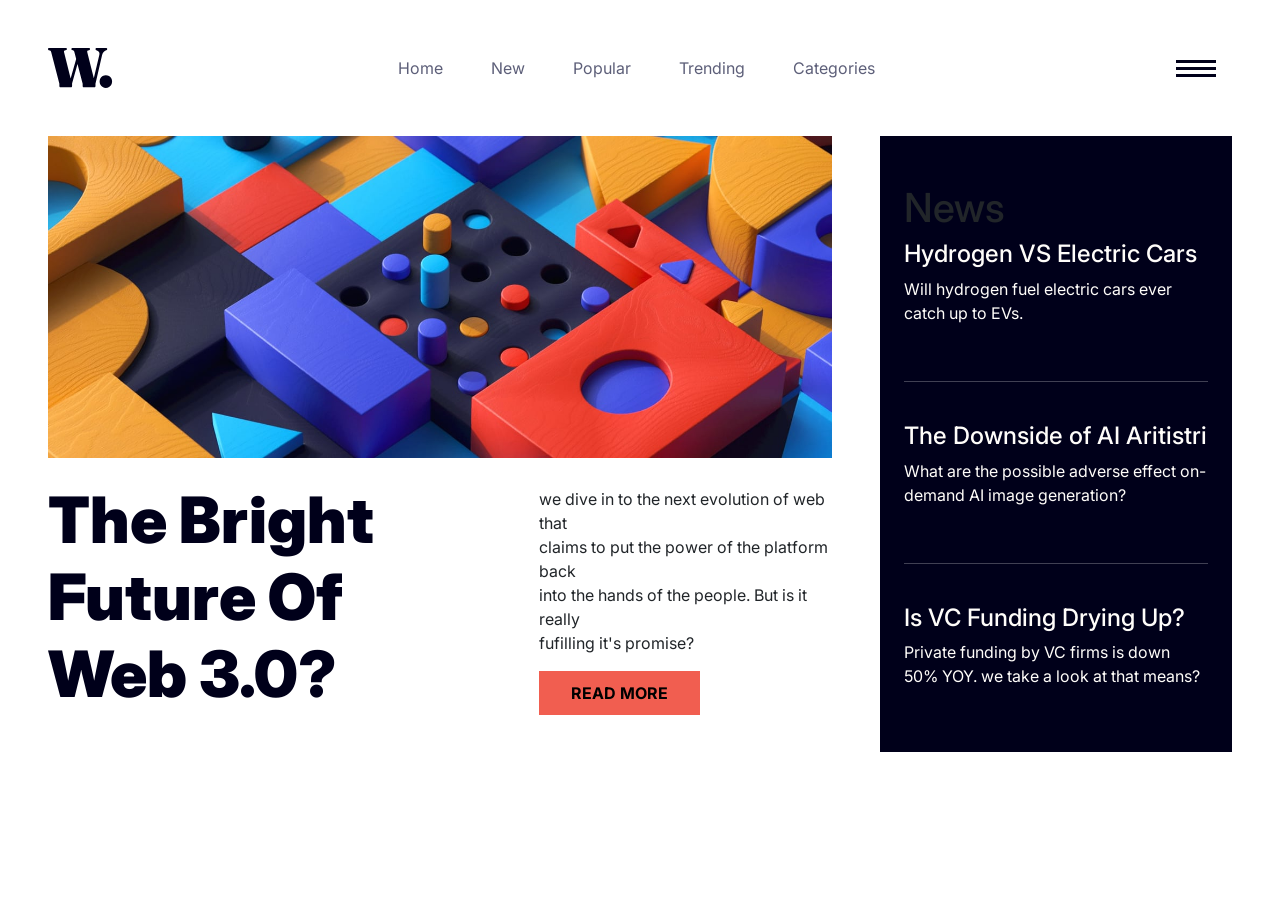
<file: n.html>
<!doctype html>
<html lang="en">
  <head>
    <meta charset="utf-8" />
    <meta name="viewport" content="width=device-width, initial-scale=1" />
    <title>New Homepage</title>
    <link rel="stylesheet" href="style.css" />
    <link rel="preconnect" href="https://fonts.googleapis.com" />
    <link rel="preconnect" href="https://fonts.gstatic.com" crossorigin />
    <link
      href="https://fonts.googleapis.com/css2?family=Big+Shoulders:opsz,wght@10..72,100..900&family=DM+Sans:ital,opsz,wght@0,9..40,100..1000;1,9..40,100..1000&family=Edu+VIC+WA+NT+Hand:wght@400..700&family=Inter:ital,opsz,wght@0,14..32,100..900;1,14..32,100..900&family=Lexend+Deca:wght@100..900&family=Noto+Sans+JP:wght@100..900&family=Pacifico&display=swap"
      rel="stylesheet"
    />
    <link
      href="https://cdn.jsdelivr.net/npm/bootstrap@5.3.8/dist/css/bootstrap.min.css"
      rel="stylesheet"
      integrity="sha384-sRIl4kxILFvY47J16cr9ZwB07vP4J8+LH7qKQnuqkuIAvNWLzeN8tE5YBujZqJLB"
      crossorigin="anonymous"
    />
  </head>
  <body>
    <!-- nav -->
    <nav
      class="d-flex justify-content-center align-items-center justify-content-between p-md-5 p-3"
    >
      <img src="/assets/images/logo.svg" alt="" />
      <div class="d-md-flex gap-5 d-none">
        <a href="#">Home</a>
        <a href="#">New</a>
        <a href="#">Popular</a>
        <a href="#">Trending</a>  
        <a href="#">Categories</a>
      </div>
      <!-- this is for mobile screen size -->
      <div class="px-md px-3 d-md-flex gap-5">
        <img
          src="/assets/images/icon-menu.svg"
          class=""
          type="button"
          data-bs-toggle="offcanvas"
          data-bs-target="#offcanvasRight"
          aria-controls="offcanvasRight"
          alt=""
        />
      </div>
      <!-- Side bar -->
      <div
        class="offcanvas offcanvas-end w-75"
        tabindex="-1"
        id="offcanvasRight"
        aria-labelledby="offcanvasRightLabel"
      >
        <div class="offcanvas-header justify-content-end">
          <img
            type="button"
            src="/assets/images/logo.svg"
            class=""
            data-bs-dismiss="offcanvas"
            aria-label="Close"
          />
        </div>
        <div class="offcanvas-body">...</div>       
      </div>
      <!-- side bar ends here -->
    </nav>
    <div class="px-md-5 px-3 d-flex gap-5">
      <div class="cont-1">
<img src="assets/images/image-web-3-desktop.jpg" 
alt="" class="img-fluid d-md-block d-none">
<img src="assets/images/image-web-3-mobile.jpg"
 alt="" class="img-fluid d-md-none d-block">
<div class="d-md-flex justify-content-between mt-4 align-items-center gap-5">
  <h1 class= " header-1 " > The Bright <br>  Future Of <br> Web 3.0? </h1>
  <div>
    <p class="w-100">we dive in to the next evolution of web that <br> 
      claims to put the power of the platform 
      back  <br>into the hands of the people. But is it really <br> fufilling it's promise?</p>
      <button class="text-uppercase fw-bold">read more</button>
  </div>
</div>
      </div>
      <div class="cont-2 px-4 py-5 " >
<h1>News</h1>
<div class="cont-container d-flex flex-column gap-4">
  <div>
    <h4>Hydrogen VS Electric Cars</h4>
    <p>Will hydrogen fuel electric cars ever catch up to EVs.</p>
  </div>
  <hr>
  <div>
    <h4>The Downside of AI Aritistri</h4>
    <p>
      What are the possible adverse effect on-demand AI image 
      generation?
    </p>
  </div>
  <hr>
  <div>
    <h4>Is VC Funding Drying Up?</h4>
    <p>
      Private funding by VC firms is down 50% YOY. we take a look at
       that means?
    </p>
  </div>
</div>
      </div>
    </div>
    <script
      src="https://cdn.jsdelivr.net/npm/bootstrap@5.3.8/dist/js/bootstrap.bundle.min.js"
      integrity="sha384-FKyoEForCGlyvwx9Hj09JcYn3nv7wiPVlz7YYwJrWVcXK/BmnVDxM+D2scQbITxI"
      crossorigin="anonymous"
    ></script>
  </body>
</html>
</file>
<file: style.css>
:root {
  --ff: "Inter", sans-serif;
  --orange: hsl(35, 77%, 62%);
  --red: hsl(5, 85%, 63%);
  --offWhite: hsl(36, 100%, 99%);
  --grayBlue: hsl(233, 8%, 79%);
  --darkBlue: hsl(236, 13%, 42%);
  --veryDarkBlue: hsl(240, 100%, 5%);
  --fsPara: 15px;
  --fw1: 400;
  --fw2: 700;
  --fw3: 800;
}
body {
  font-family: var(--ff) !important;
}
a {
  text-decoration: none !important;
  color: var(--darkBlue) !important;
}
@media (max-width:425px) {
  a{
    color: var(--veryDarkBlue)!important;
  }
}
button {
  background-color: var(--red)!important;
  border: none ;
  padding: 10px 5px;
  width: 55%;
}
@media (max-width:425px) {
  a {
    color:var(--veryDarkBlue) !important;
  }
}
.header-1 {
  color: var(--veryDarkBlue);
  font-size: 4rem !important;
  font-weight: 1000;
  width: 500px;
}
.header-para{
  font-size: var(--fsPara);
  width: 38%;
  font-size: 1.2rem;

}
.header-para p{
  line-height: 1.6rem;
  color: var(--darkBlue);
}
.cont-2 {
  background-color: var(--veryDarkBlue) !important;
}
.cont-container{
  color: var(--offWhite);
}
.cont-2 h1{
  color: var(orange);
}
</file>
